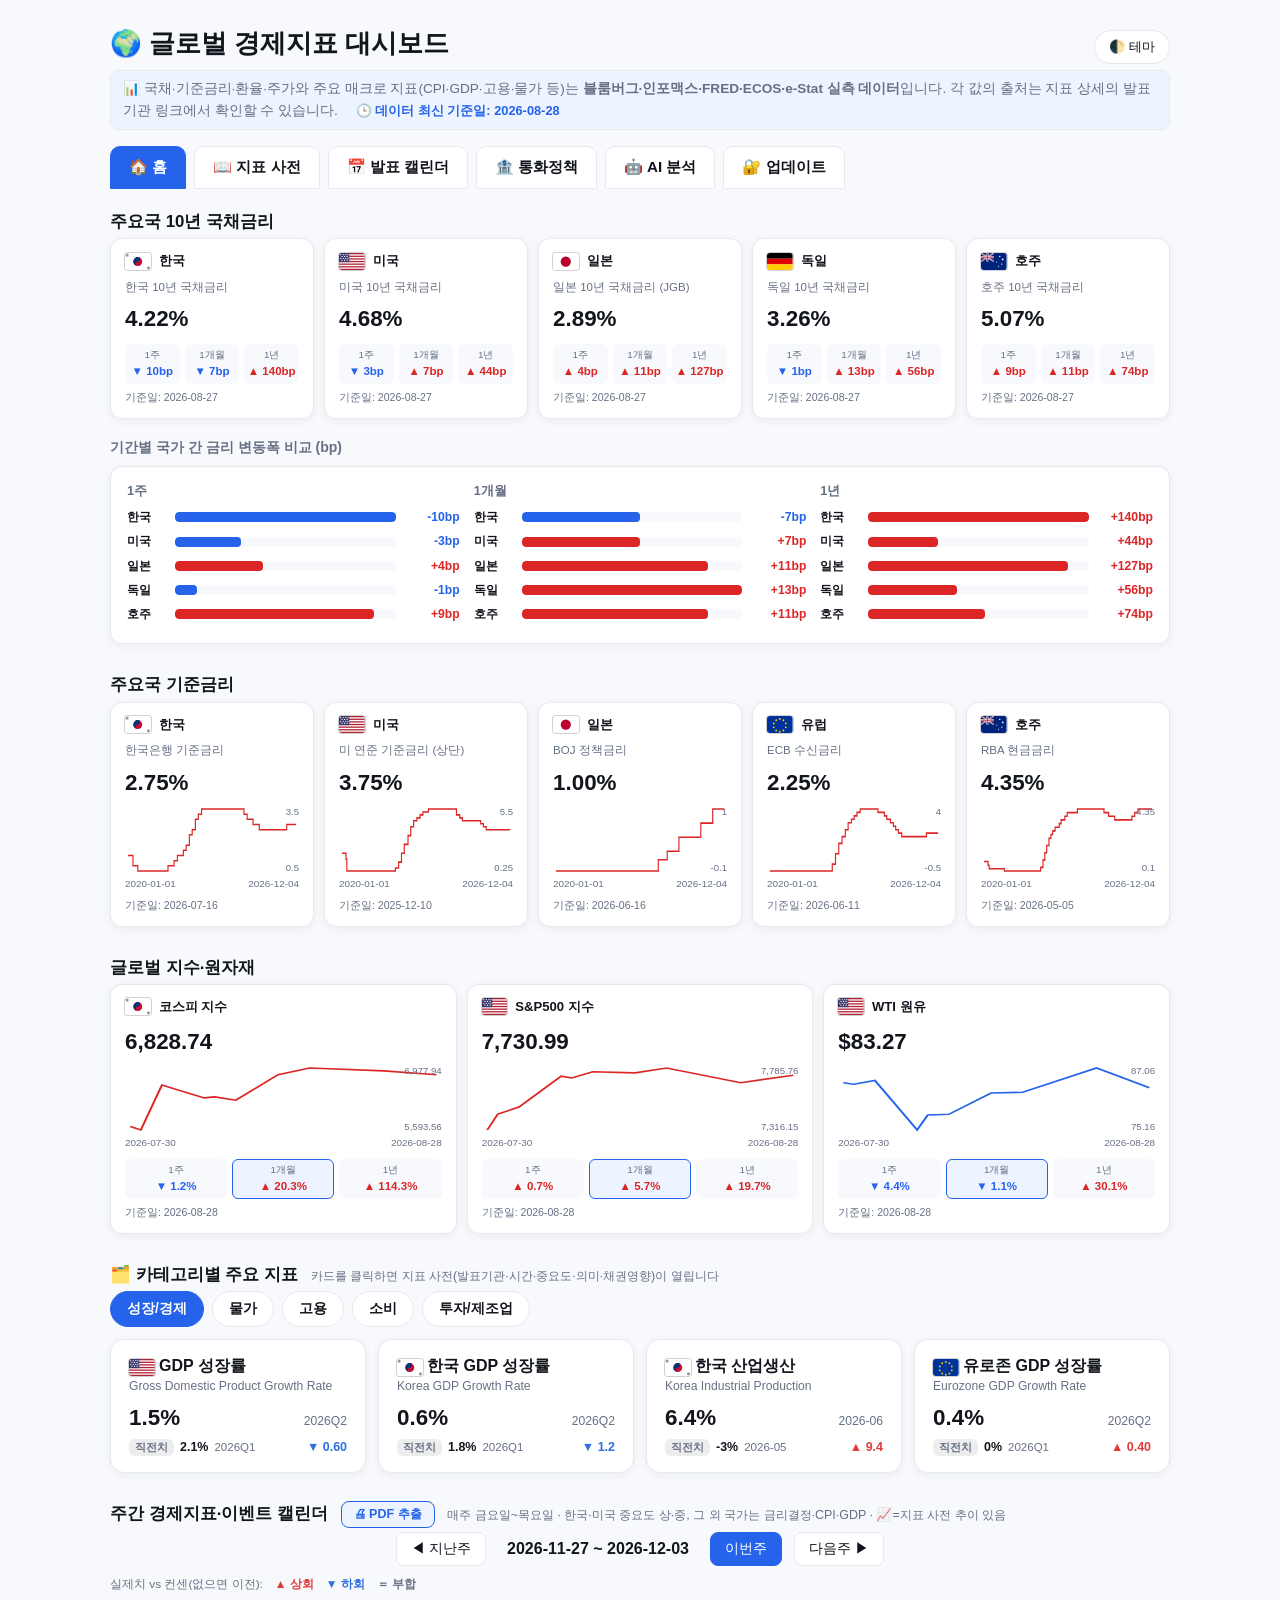
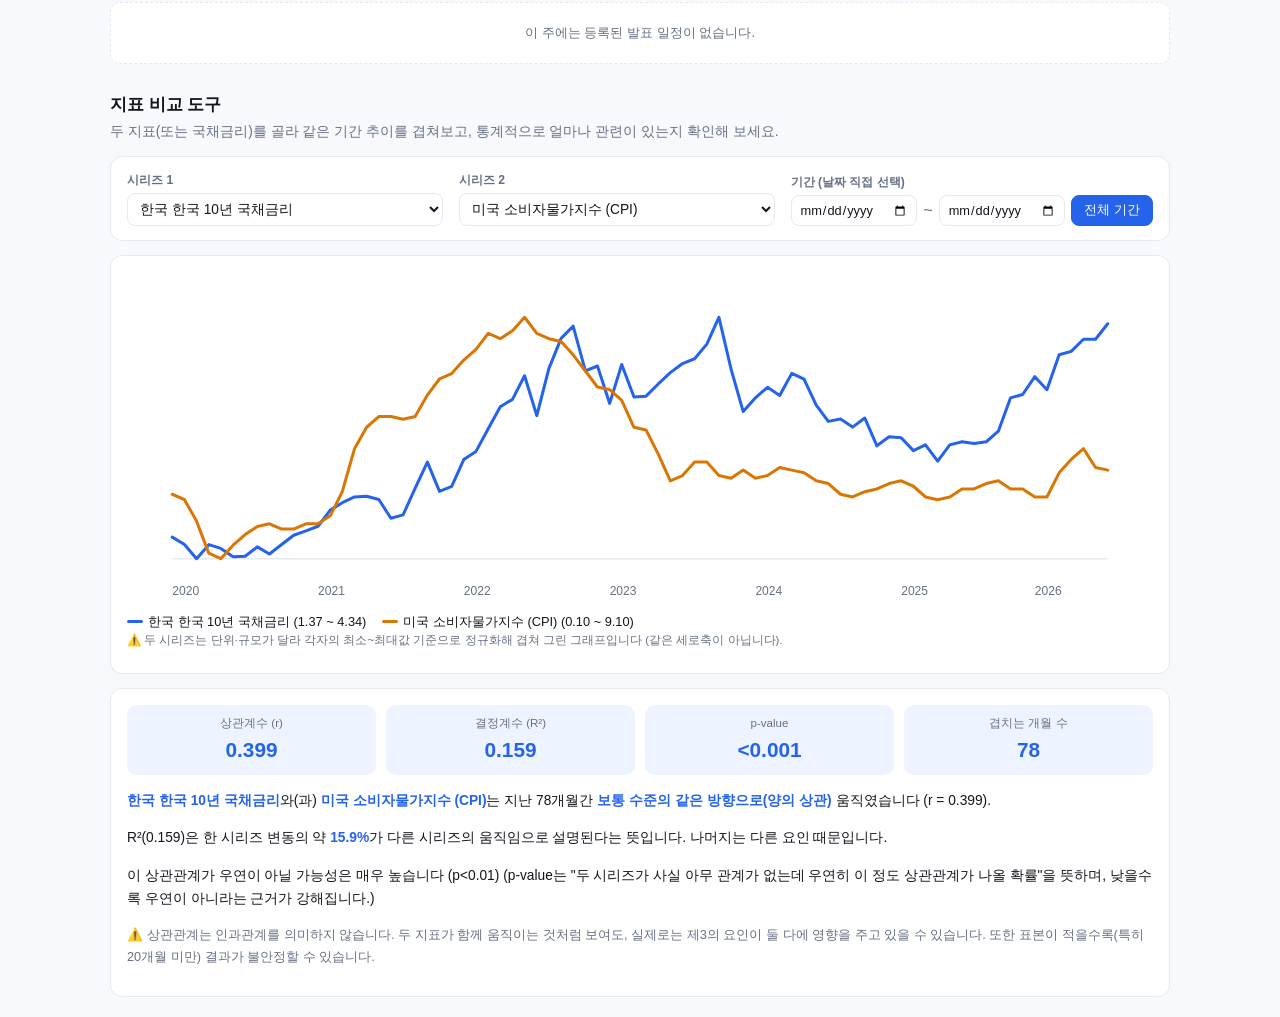
<file: index.html>
<!DOCTYPE html>
<html lang="ko">
<head>
<meta charset="UTF-8" />
<meta name="viewport" content="width=device-width, initial-scale=1.0" />
<title>글로벌 경제지표 대시보드</title>
<link rel="stylesheet" href="style.css" />
</head>
<body>

  <header class="app-header">
    <div class="app-header-top">
      <h1>🌍 글로벌 경제지표 대시보드</h1>
      <button id="themeToggleBtn" class="theme-toggle-btn" title="라이트/다크 테마 전환">🌓 테마</button>
    </div>
    <p class="notice">
      📊 국채·기준금리·환율·주가와 주요 매크로 지표(CPI·GDP·고용·물가 등)는 <strong>블룸버그·인포맥스·FRED·ECOS·e-Stat 실측 데이터</strong>입니다.
      각 값의 출처는 지표 상세의 발표기관 링크에서 확인할 수 있습니다. <strong id="dataAsOf" class="notice-asof"></strong>
    </p>
  </header>

  <nav class="view-tabs">
    <button class="view-tab-btn active" data-view="home">🏠 홈</button>
    <button class="view-tab-btn" data-view="dictionary">📖 지표 사전</button>
    <button class="view-tab-btn" data-view="calendar">📅 발표 캘린더</button>
    <button class="view-tab-btn" data-view="monetary">🏦 통화정책</button>
    <button class="view-tab-btn" data-view="ai">🤖 AI 분석</button>
    <button class="view-tab-btn" data-view="update">🔐 업데이트</button>
  </nav>

  <div class="category-filter" id="categoryFilter">
    <!-- app.js가 카테고리 버튼을 여기 렌더링 -->
  </div>

  <main>
    <!-- 홈 화면: 국채금리 현황판 + 지표 비교 도구 -->
    <section id="view-home" class="view-panel active">
      <h3 class="home-section-title">주요국 10년 국채금리</h3>
      <div class="bond-card-grid" id="bondCardGrid">
        <!-- app.js가 국채금리 카드를 여기 렌더링 -->
      </div>

      <h4 class="home-section-subtitle">기간별 국가 간 금리 변동폭 비교 (bp)</h4>
      <div class="bond-compare-chart" id="bondCompareChart">
        <!-- app.js가 1주/1개월/1년 변동폭 비교 막대를 여기 렌더링 -->
      </div>

      <h3 class="home-section-title">주요국 기준금리</h3>
      <div class="bond-card-grid" id="policyRateCardGrid">
        <!-- app.js가 기준금리 카드를 여기 렌더링 -->
      </div>

      <h3 class="home-section-title">글로벌 지수·원자재</h3>
      <div class="bond-card-grid" id="assetCardGrid">
        <!-- app.js가 코스피/S&P500/WTI 카드를 여기 렌더링 -->
      </div>

      <h3 class="home-section-title">🗂️ 카테고리별 주요 지표 <span class="home-section-hint">카드를 클릭하면 지표 사전(발표기관·시간·중요도·의미·채권영향)이 열립니다</span></h3>
      <div class="key-category-tabs" id="keyCategoryTabs">
        <!-- app.js가 카테고리 탭을 여기 렌더링 -->
      </div>
      <div class="key-indicator-grid" id="keyIndicatorGrid">
        <!-- app.js가 선택된 카테고리의 지표 카드를 여기 렌더링 -->
      </div>

      <h3 class="home-section-title">주간 경제지표·이벤트 캘린더
        <button id="weekPdfBtn" class="week-pdf-btn" title="지난주·이번주·다음주를 A4 가로 3단으로 인쇄/PDF 저장">🖨 PDF 추출</button>
        <span class="home-section-hint">매주 금요일~목요일 · 한국·미국 중요도 상·중, 그 외 국가는 금리결정·CPI·GDP · 📈=지표 사전 추이 있음</span></h3>
      <div class="home-week-nav">
        <button class="home-week-btn" data-offset="-1">◀ 지난주</button>
        <span id="homeWeekLabel" class="week-range-label"></span>
        <button class="home-week-btn active" data-offset="0">이번주</button>
        <button class="home-week-btn" data-offset="1">다음주 ▶</button>
      </div>
      <div class="home-week-legend">
        실제치 vs 컨센(없으면 이전):
        <span class="lg-up"><b>▲ 상회</b></span>
        <span class="lg-down"><b>▼ 하회</b></span>
        <span class="lg-flat"><b>＝ 부합</b></span>
      </div>
      <div id="homeWeekList" class="home-week-list"></div>

      <h3 class="home-section-title">지표 비교 도구</h3>
      <p class="home-section-desc">두 지표(또는 국채금리)를 골라 같은 기간 추이를 겹쳐보고, 통계적으로 얼마나 관련이 있는지 확인해 보세요.</p>
      <div class="compare-controls">
        <div class="compare-picker">
          <label for="compareSeriesA">시리즈 1</label>
          <select id="compareSeriesA"></select>
        </div>
        <div class="compare-picker">
          <label for="compareSeriesB">시리즈 2</label>
          <select id="compareSeriesB"></select>
        </div>
        <div class="compare-range">
          <label>기간 (날짜 직접 선택)</label>
          <div class="compare-date-inputs">
            <input type="date" id="compareStartDate" />
            <span>~</span>
            <input type="date" id="compareEndDate" />
            <button class="range-btn active" data-range="all">전체 기간</button>
          </div>
        </div>
      </div>
      <div id="compareChartContainer" class="compare-chart-container"></div>
      <div id="compareStatsContainer" class="compare-stats-container"></div>
    </section>

    <!-- 지표 사전 화면 -->
    <section id="view-dictionary" class="view-panel">
      <div class="indicator-grid" id="indicatorGrid">
        <!-- app.js가 지표 카드를 여기 렌더링 -->
      </div>
    </section>

    <!-- 캘린더 화면 -->
    <section id="view-calendar" class="view-panel">
      <div class="calendar-nav">
        <button id="prevMonthBtn">◀ 이전달</button>
        <span id="monthLabel" class="week-range-label"></span>
        <button id="thisMonthBtn">이번달</button>
        <button id="nextMonthBtn">다음달 ▶</button>
      </div>
      <div class="calendar-legend">
        <span class="event-status-badge status-past">완료</span> 이미 발표됨 &nbsp;
        <span class="event-status-badge status-today">오늘</span> 오늘 발표 &nbsp;
        <span class="event-status-badge status-upcoming">예정</span> 발표 예정
      </div>
      <div class="importance-filter" id="importanceFilter">
        <span class="importance-filter-label">중요도</span>
        <button class="imp-filter-btn active" data-imp="전체">전체</button>
        <button class="imp-filter-btn" data-imp="상">★★★ 상</button>
        <button class="imp-filter-btn" data-imp="중">★★ 중</button>
        <button class="imp-filter-btn" data-imp="하">★ 하</button>
      </div>
      <div class="calendar-grid" id="calendarGrid">
        <!-- app.js가 한 달치 날짜 칸을 여기 렌더링 -->
      </div>
    </section>

    <!-- 통화정책 화면: 국가별 중앙은행 금리 추이 + 시장 전망 -->
    <section id="view-monetary" class="view-panel">
      <p class="monetary-intro">각국 중앙은행의 기준금리가 과거부터 지금까지 어떻게 변해왔고, 시장은 앞으로 어떻게 움직일 것으로 보는지 한눈에 정리했습니다. 카드를 클릭하면 의사록 공개일 등 상세 정보로 이동합니다.</p>
      <div class="monetary-grid" id="monetaryGrid">
        <!-- app.js가 국가별 통화정책 카드를 여기 렌더링 -->
      </div>
    </section>

    <!-- AI 분석 화면: 사용자가 자기 API 키로 대시보드 데이터를 LLM에게 질문 -->
    <section id="view-ai" class="view-panel">
      <h3 class="home-section-title">🤖 AI 경제 분석</h3>
      <p class="home-section-desc">
        대시보드의 실측 데이터(국채·기준금리·환율·물가·고용 등)를 핵심 근거로, AI가 자체 경제 지식·추론을 결합해 <strong>심층 분석</strong>해 드립니다.
        질문과 관련된 전체 시계열을 모델에 전달하고, 두 지표를 비교하는 질문이면 <strong>상관계수와 비교차트</strong>를 함께 계산해 보여줍니다.
        (Gemini는 구글 검색으로 최신 웹 정보까지 결합합니다.)
      </p>

      <div class="ai-config">
        <div class="ai-field">
          <label>AI 제공사</label>
          <select id="aiProvider">
            <option value="claude">Claude (Anthropic)</option>
            <option value="gemini">Gemini (Google)</option>
            <option value="openai">ChatGPT (OpenAI)</option>
          </select>
        </div>
        <div class="ai-field">
          <label>모델 <span class="ai-hint">구독한 모델을 고르거나 직접 입력</span></label>
          <select id="aiModelSelect"></select>
          <input type="text" id="aiModel" placeholder="모델명 직접 입력 (예: claude-3-5-sonnet-latest)" hidden />
        </div>
        <div class="ai-field ai-field-key">
          <label>API 키 <span class="ai-hint">이 브라우저에만 저장되고 해당 AI사로만 전송됩니다</span></label>
          <div class="ai-key-row">
            <input type="password" id="aiKey" placeholder="sk-... / AIza... 등" autocomplete="off" />
            <button type="button" id="aiKeyToggle" class="ai-key-toggle" title="표시/숨김">👁</button>
          </div>
        </div>
      </div>

      <div class="ai-question-box">
        <label for="aiQuestion">질문</label>
        <textarea id="aiQuestion" rows="3" placeholder="예: 최근 미국과 한국의 10년 국채금리 차이가 환율에 어떤 영향을 줄까? / 지금 물가·고용 데이터로 보면 연준이 인상할 근거가 있어?"></textarea>
        <div class="ai-suggestions" id="aiSuggestions">
          <span class="ai-sugg-label">추천 질문</span>
        </div>
        <div class="ai-actions">
          <button id="aiSubmit" class="ai-submit">분석 요청</button>
          <button id="aiReset" class="ai-reset" hidden>🗑 새 대화</button>
          <span id="aiStatus" class="ai-status"></span>
        </div>
        <p class="ai-followup-hint">답변 후 이어서 질문하면 대화가 계속 이어집니다. 새로 시작하려면 "새 대화"를 누르세요.</p>
      </div>

      <div id="aiConversation" class="ai-conversation"></div>
      <details class="ai-context-details" hidden id="aiContextWrap">
        <summary>AI에게 전달된 데이터 보기</summary>
        <pre id="aiContext" class="ai-context"></pre>
      </details>

      <p class="ai-disclaimer">
        ⚠️ AI 답변은 참고용이며 오류가 있을 수 있습니다. API 키는 각 AI 제공사와의 통신에만 쓰이며 이 사이트 서버로는 전송되지 않습니다(서버가 없는 정적 페이지). 사용료는 본인 API 키 기준으로 청구됩니다.
      </p>
    </section>

    <!-- 데이터 업데이트 화면: 비밀번호 → 파일 업로드 → GitHub 자동 반영 -->
    <section id="view-update" class="view-panel">
      <h3 class="home-section-title">🔐 데이터 업데이트</h3>
      <p class="home-section-desc">
        회의 자료용 대시보드를 담당자가 없어도 갱신할 수 있습니다. 비밀번호를 입력해 잠금을 풀고,
        평소 쓰던 엑셀 파일을 그대로 올리면 <strong>GitHub이 자동으로 처리·배포</strong>합니다(약 1~2분).
      </p>

      <!-- 잠금 화면 -->
      <div id="updateLock" class="update-lock">
        <div class="update-lock-box">
          <label for="updatePw">비밀번호</label>
          <div class="ai-key-row">
            <input type="password" id="updatePw" placeholder="비밀번호 입력" autocomplete="off" />
            <button type="button" id="updatePwToggle" class="ai-key-toggle" title="표시/숨김">👁</button>
          </div>
          <button id="updateUnlock" class="ai-submit">잠금 해제</button>
          <span id="updateLockMsg" class="ai-status"></span>
          <details class="update-setup" id="updateSetup">
            <summary>⚙️ 최초 설정 (관리자만 · 팀 전체에 한 번만)</summary>
            <p class="update-setup-desc">
              GitHub 쓰기 토큰을 <strong>비밀번호로 암호화해 사이트에 저장</strong>합니다. 한 번만 하면
              이후 <strong>어느 PC에서나 이 비밀번호만으로</strong> 업데이트할 수 있습니다. 토큰 원문은
              소스·서버에 남지 않으며(암호화된 형태만 저장), 이 브라우저에도 저장하지 않습니다.
              공개 사이트이므로 보안은 비밀번호의 세기·비밀유지에 달려 있습니다(유출 의심 시 GitHub에서 토큰 재발급).
            </p>
            <label for="updateTokenInput">GitHub 토큰 <span class="ai-hint">Fine-grained · 이 저장소 Contents 읽기/쓰기</span></label>
            <div class="ai-key-row">
              <input type="password" id="updateTokenInput" placeholder="github_pat_..." autocomplete="off" />
              <button type="button" id="updateTokenToggle" class="ai-key-toggle" title="표시/숨김">👁</button>
            </div>
            <label for="updateSetPw">팀 공용 비밀번호</label>
            <input type="password" id="updateSetPw" placeholder="동료와 공유할 비밀번호" autocomplete="off" />
            <button id="updateSaveSetup" class="ai-submit">암호화해서 사이트에 저장</button>
            <span id="updateSetupMsg" class="ai-status"></span>
          </details>
        </div>
      </div>

      <!-- 업로드 화면 (잠금 해제 후) -->
      <div id="updatePanel" class="update-panel" hidden>
        <div class="update-topbar">
          <span id="updateTokenState" class="update-token-state"></span>
          <button id="updateLockBtn" class="ai-reset">🔒 잠그기</button>
        </div>
        <p class="update-setup-desc">이 창에서만 인증이 유지됩니다(탭을 닫으면 다시 비밀번호 필요). 어느 PC에서나 같은 비밀번호로 열 수 있습니다.</p>

        <div class="update-cards">
          <div class="update-card" data-kind="calendar">
            <div class="update-card-head">📅 경제 캘린더 <span class="update-card-file">calendar 엑셀</span></div>
            <p class="update-card-desc">인베스팅닷컴류 캘린더 엑셀(.xlsx). 8월 등 발표값·일정 갱신.</p>
            <label class="update-drop" data-kind="calendar">
              <input type="file" class="update-file" accept=".xlsx" data-kind="calendar" hidden />
              <span class="update-drop-text">파일을 여기로 끌어다 놓거나 클릭해서 선택</span>
            </label>
            <button class="update-send ai-submit" data-kind="calendar" disabled>업로드 · 반영</button>
            <div class="update-log" data-kind="calendar"></div>
          </div>

          <div class="update-card" data-kind="info_daily">
            <div class="update-card-head">📈 인포맥스 일별 <span class="update-card-file">info_daily 엑셀</span></div>
            <p class="update-card-desc">일별 금리·환율 시계열(.xlsx). 최신 영업일 추가 + 블룸버그 교차검증.</p>
            <label class="update-drop" data-kind="info_daily">
              <input type="file" class="update-file" accept=".xlsx" data-kind="info_daily" hidden />
              <span class="update-drop-text">파일을 여기로 끌어다 놓거나 클릭해서 선택</span>
            </label>
            <button class="update-send ai-submit" data-kind="info_daily" disabled>업로드 · 반영</button>
            <div class="update-log" data-kind="info_daily"></div>
          </div>

          <div class="update-card" data-kind="bloomberg">
            <div class="update-card-head">🏦 블룸버그 매크로 <span class="update-card-file">bb_data 엑셀</span></div>
            <p class="update-card-desc">블룸버그 매크로/시장 데이터(.xlsx). 최신값만 이어붙임(이력 보존).</p>
            <label class="update-drop" data-kind="bloomberg">
              <input type="file" class="update-file" accept=".xlsx" data-kind="bloomberg" hidden />
              <span class="update-drop-text">파일을 여기로 끌어다 놓거나 클릭해서 선택</span>
            </label>
            <button class="update-send ai-submit" data-kind="bloomberg" disabled>업로드 · 반영</button>
            <div class="update-log" data-kind="bloomberg"></div>
          </div>

          <div class="update-card" data-kind="cme">
            <div class="update-card-head">🎯 CME FedWatch <span class="update-card-file">숫자 입력</span></div>
            <p class="update-card-desc">FedWatch 화면의 숫자를 그대로 입력하세요(파일 아님).</p>
            <div class="update-cme-form">
              <label>회의일 <input type="date" id="cmeMeetingDate" /></label>
              <label>기준시각(as of) <input type="text" id="cmeAsOf" placeholder="예: 2026-08-07 07:00:55 (CT)" /></label>
              <label>동결 % <input type="number" id="cmeHold" step="0.1" min="0" max="100" placeholder="NO CHANGE" /></label>
              <label>인상 % <input type="number" id="cmeHike" step="0.1" min="0" max="100" placeholder="HIKE" /></label>
              <label>인하 % <input type="number" id="cmeCut" step="0.1" min="0" max="100" placeholder="EASE" /></label>
            </div>
            <button class="update-send ai-submit" data-kind="cme">업로드 · 반영</button>
            <div class="update-log" data-kind="cme"></div>
          </div>
        </div>

        <p class="ai-disclaimer">
          ⚠️ 올린 파일은 자동으로 검증·반영된 뒤 약 1~2분이면 사이트에 나타납니다(새로고침해서 확인).
          원본 파일은 처리 후 자동으로 삭제됩니다. 3개를 다 올려도 되고, 바뀐 것만 올려도 됩니다.
        </p>
      </div>
    </section>
  </main>

  <!-- 지표 상세 모달 -->
  <div id="detailModal" class="modal-overlay">
    <div class="modal-box">
      <button id="modalCloseBtn" class="modal-close">✕</button>
      <div id="modalContent"><!-- app.js가 상세 내용을 여기 렌더링 --></div>
    </div>
  </div>

  <script src="data.js"></script>
  <script src="rate-data.js"></script>
  <script src="bloomberg-data.js"></script>
  <script src="update-config.js"></script>
  <script src="app.js"></script>
</body>
</html>
</file>
<file: style.css>
/* ============================================================
   기본 변수 (라이트/다크 모드 모두 고려)
   ============================================================ */
:root {
  --bg: #ffffff;
  --bg-card: #ffffff;
  --bg-alt: #f7f9fc;
  --text: #12161c;
  --text-muted: #667085;
  --border: #e6e9f0;
  --accent: #2563eb;
  --accent-bg: #eef4ff;
  --modal-overlay: rgba(15, 23, 42, 0.45);
  --shadow: 0 2px 8px rgba(30, 41, 59, 0.06);

  --importance-high: #dc2626;
  --importance-mid: #d97706;
  --importance-low: #6b7280;
}

:root[data-theme="light"] {
  --bg: #ffffff;
  --bg-card: #ffffff;
  --bg-alt: #f7f9fc;
  --text: #12161c;
  --text-muted: #667085;
  --border: #e6e9f0;
  --accent: #2563eb;
  --accent-bg: #eef4ff;
  --modal-overlay: rgba(15, 23, 42, 0.45);
  --shadow: 0 2px 8px rgba(30, 41, 59, 0.06);
}

@media (prefers-color-scheme: dark) {
  :root {
    --bg: #16181c;
    --bg-card: #1f2227;
    --bg-alt: #1a1d22;
    --text: #eceef1;
    --text-muted: #9aa1ab;
    --border: #30343b;
    --accent: #5b9bff;
    --accent-bg: #1c2c4d;
    --modal-overlay: rgba(0, 0, 0, 0.7);
    --shadow: 0 1px 3px rgba(0, 0, 0, 0.4);
  }
}

:root[data-theme="dark"] {
  --bg: #16181c;
  --bg-card: #1f2227;
  --bg-alt: #1a1d22;
  --text: #eceef1;
  --text-muted: #9aa1ab;
  --border: #30343b;
  --accent: #5b9bff;
  --accent-bg: #1c2c4d;
  --modal-overlay: rgba(0, 0, 0, 0.7);
  --shadow: 0 1px 3px rgba(0, 0, 0, 0.4);
}

* { box-sizing: border-box; }

body {
  margin: 0;
  font-family: "Pretendard", "Apple SD Gothic Neo", "Malgun Gothic", -apple-system, BlinkMacSystemFont, sans-serif;
  background: var(--bg-alt);
  color: var(--text);
  line-height: 1.5;
}

/* ============================================================
   헤더
   ============================================================ */
.app-header {
  padding: 24px 20px 16px;
  max-width: 1100px;
  margin: 0 auto;
}
.app-header-top {
  display: flex;
  align-items: center;
  justify-content: space-between;
  gap: 12px;
}
.app-header h1 {
  margin: 0 0 8px;
  font-size: 1.6rem;
}
.theme-toggle-btn {
  flex-shrink: 0;
  padding: 7px 14px;
  border-radius: 999px;
  border: 1px solid var(--border);
  background: var(--bg-card);
  color: var(--text);
  font-size: 0.82rem;
  cursor: pointer;
}
.theme-toggle-btn:hover {
  border-color: var(--accent);
  color: var(--accent);
}
.app-header .notice {
  font-size: 0.85rem;
  color: var(--text-muted);
  background: var(--accent-bg);
  border: 1px solid var(--border);
  padding: 8px 12px;
  border-radius: 8px;
  margin: 0;
}
.app-header .notice code {
  background: rgba(127, 127, 127, 0.2);
  padding: 1px 5px;
  border-radius: 4px;
}

/* ============================================================
   탭 (지표 사전 / 캘린더)
   ============================================================ */
.view-tabs {
  max-width: 1100px;
  margin: 0 auto;
  padding: 0 20px;
  display: flex;
  gap: 8px;
}
.view-tab-btn {
  padding: 10px 18px;
  border: 1px solid var(--border);
  background: var(--bg-card);
  color: var(--text);
  border-radius: 10px 10px 0 0;
  cursor: pointer;
  font-size: 0.95rem;
  font-weight: 600;
}
.view-tab-btn.active {
  background: var(--accent);
  color: #fff;
  border-color: var(--accent);
}

/* ============================================================
   카테고리 필터
   ============================================================ */
.category-filter {
  max-width: 1100px;
  margin: 0 auto;
  padding: 14px 20px;
  display: flex;
  flex-wrap: wrap;
  gap: 8px;
  border-bottom: 1px solid var(--border);
}
.category-btn {
  padding: 6px 14px;
  border-radius: 999px;
  border: 1px solid var(--border);
  background: var(--bg-card);
  color: var(--text);
  cursor: pointer;
  font-size: 0.85rem;
}
.category-btn.active {
  background: var(--accent);
  border-color: var(--accent);
  color: #fff;
}
.cat-dot {
  display: inline-block;
  width: 8px;
  height: 8px;
  border-radius: 50%;
  margin-right: 5px;
  vertical-align: middle;
}

main {
  max-width: 1100px;
  margin: 0 auto;
  padding: 20px;
}

.view-panel { display: none; }
.view-panel.active { display: block; }

/* ============================================================
   지표 사전 - 한 줄씩 나열되는 목록
   ============================================================ */
.indicator-grid {
  display: flex;
  flex-direction: column;
  gap: 6px;
}
.indicator-row {
  display: flex;
  align-items: center;
  gap: 12px;
  background: var(--bg-card);
  border: 1px solid var(--border);
  border-radius: 10px;
  padding: 10px 14px;
  cursor: pointer;
  transition: border-color 0.1s ease, background 0.1s ease;
}
.indicator-row:hover {
  border-color: var(--accent);
  background: var(--accent-bg);
}
.indicator-row .row-flag {
  flex-shrink: 0;
  width: 1.6rem;
}
.indicator-row .badge-category {
  flex-shrink: 0;
  min-width: 64px;
  text-align: center;
  white-space: nowrap;
}
.indicator-row .badge-importance-star {
  flex-shrink: 0;
  min-width: 54px;
  text-align: center;
}
.indicator-row .row-main {
  flex: 1;
  min-width: 0;
  display: flex;
  align-items: baseline;
  gap: 8px;
  flex-wrap: wrap;
}
.indicator-row .row-name {
  font-weight: 600;
  font-size: 0.95rem;
}
.indicator-row .row-sub {
  font-size: 0.78rem;
  color: var(--text-muted);
}
@media (max-width: 700px) {
  .indicator-row { flex-wrap: wrap; }
  .indicator-row .row-main { order: 3; width: 100%; }
}

.flag-icon {
  display: inline-block;
  vertical-align: middle;
  line-height: 0;
}
.flag-icon svg {
  width: 1.6rem;
  height: auto;
  border-radius: 3px;
  box-shadow: 0 0 0 1px rgba(0, 0, 0, 0.18);
  display: block;
}
.info-table .flag-icon svg {
  width: 1.3rem;
}

.badge {
  display: inline-block;
  font-size: 0.72rem;
  font-weight: 600;
  padding: 3px 9px;
  border-radius: 999px;
  white-space: nowrap;
}
.badge-category { background: var(--accent-bg); color: var(--accent); }
.badge-importance-star {
  background: rgba(217, 119, 6, 0.12);
  color: #d97706;
  font-size: 0.8rem;
  white-space: nowrap;
}

.no-result {
  color: var(--text-muted);
  padding: 40px 0;
  text-align: center;
}

/* ============================================================
   캘린더
   ============================================================ */
.calendar-nav {
  display: flex;
  align-items: center;
  justify-content: center;
  gap: 14px;
  margin-bottom: 16px;
}
.calendar-nav button {
  padding: 8px 14px;
  border-radius: 8px;
  border: 1px solid var(--border);
  background: var(--bg-card);
  color: var(--text);
  cursor: pointer;
  font-size: 0.88rem;
}
.calendar-nav button:hover { border-color: var(--accent); }
.week-range-label {
  font-weight: 700;
  min-width: 200px;
  text-align: center;
}

.importance-filter {
  display: flex;
  align-items: center;
  flex-wrap: wrap;
  gap: 6px;
  margin: 10px 0 14px;
}
.importance-filter-label {
  font-size: 0.8rem;
  font-weight: 600;
  color: var(--text-muted);
  margin-right: 2px;
}
.imp-filter-btn {
  padding: 4px 12px;
  border: 1px solid var(--border);
  border-radius: 999px;
  background: var(--bg-card);
  color: var(--text);
  font-size: 0.8rem;
  cursor: pointer;
  transition: background 0.15s, border-color 0.15s;
}
.imp-filter-btn:hover { border-color: var(--accent); }
.imp-filter-btn.active {
  background: var(--accent);
  border-color: var(--accent);
  color: #fff;
}

.calendar-grid {
  display: grid;
  grid-template-columns: repeat(7, 1fr);
  gap: 6px;
}
@media (max-width: 800px) {
  .calendar-grid { grid-template-columns: repeat(7, minmax(0, 1fr)); gap: 4px; }
  .calendar-event { font-size: 0.68rem; }
}

.calendar-weekday-label {
  text-align: center;
  font-size: 0.78rem;
  font-weight: 700;
  color: var(--text-muted);
  padding: 4px 0 8px;
}

.calendar-day {
  background: var(--bg-card);
  border: 1px solid var(--border);
  border-radius: 10px;
  padding: 6px;
  min-height: 92px;
  max-height: 300px;
  overflow-y: auto;
}
.calendar-day.is-outside {
  opacity: 0.4;
}
.calendar-day.is-today {
  border-color: var(--accent);
  box-shadow: 0 0 0 2px var(--accent-bg);
}
.calendar-day .day-label {
  font-size: 0.78rem;
  font-weight: 700;
  color: var(--text-muted);
  margin-bottom: 4px;
}
.calendar-day.is-today .day-label { color: var(--accent); }

.calendar-event {
  display: block;
  width: 100%;
  text-align: left;
  background: transparent;
  border: none;
  border-left: 2px solid var(--importance-low);
  padding: 2px 4px;
  margin-bottom: 3px;
  border-radius: 4px;
  cursor: pointer;
  font-size: 0.68rem;
  line-height: 1.25;
  color: var(--text);
}
.calendar-event:hover { background: var(--accent-bg); }
.calendar-event.importance-상 { border-left-color: var(--importance-high); }
.calendar-event.importance-중 { border-left-color: var(--importance-mid); }
.calendar-event.importance-하 { border-left-color: var(--importance-low); }
.calendar-event .event-time {
  display: block;
  color: var(--text-muted);
  font-size: 0.7rem;
}
.calendar-event .event-country {
  display: inline-flex;
  align-items: center;
  gap: 2px;
  font-size: 0.66rem;
  font-weight: 700;
  color: var(--text-muted);
}
.calendar-event .event-country .flag-icon svg {
  width: 0.9rem;
  box-shadow: 0 0 0 1px rgba(0, 0, 0, 0.15);
}
.calendar-event.status-past {
  opacity: 0.55;
}

.event-status-badge {
  display: inline-block;
  font-size: 0.56rem;
  font-weight: 700;
  padding: 0 4px;
  border-radius: 3px;
  margin-right: 3px;
  vertical-align: middle;
}
.event-status-badge.status-past { background: rgba(107, 114, 128, 0.2); color: var(--text-muted); }
.event-status-badge.status-today { background: var(--accent); color: #fff; }
.event-status-badge.status-upcoming { background: rgba(37, 99, 235, 0.15); color: var(--accent); }

.calendar-legend {
  text-align: center;
  font-size: 0.78rem;
  color: var(--text-muted);
  margin: -6px 0 14px;
}

/* ============================================================
   상세 모달
   ============================================================ */
.modal-overlay {
  display: none;
  position: fixed;
  inset: 0;
  background: var(--modal-overlay);
  align-items: center;
  justify-content: center;
  padding: 20px;
  z-index: 50;
}
.modal-overlay.active { display: flex; }

.modal-box {
  background: var(--bg-card);
  border-radius: 14px;
  max-width: 640px;
  width: 100%;
  max-height: 85vh;
  overflow-y: auto;
  padding: 28px 24px 24px;
  position: relative;
  box-shadow: 0 10px 40px rgba(0, 0, 0, 0.3);
}
.modal-close {
  position: absolute;
  top: 14px;
  right: 14px;
  border: none;
  background: transparent;
  color: var(--text-muted);
  font-size: 1.1rem;
  cursor: pointer;
  padding: 4px 8px;
}
.modal-close:hover { color: var(--text); }

.modal-content h2 { margin: 0 0 2px; font-size: 1.3rem; }
.modal-content .modal-name-en { color: var(--text-muted); font-size: 0.85rem; margin-bottom: 14px; }
.modal-content .modal-badges { display: flex; flex-wrap: wrap; gap: 6px; margin-bottom: 16px; }

.modal-content .info-table {
  width: 100%;
  border-collapse: collapse;
  margin-bottom: 16px;
  font-size: 0.88rem;
}
.modal-content .info-table td {
  padding: 6px 8px;
  border-bottom: 1px solid var(--border);
  vertical-align: top;
}
.modal-content .info-table td.info-label {
  color: var(--text-muted);
  width: 110px;
  white-space: nowrap;
}
.modal-content .info-table a {
  color: var(--accent);
  text-decoration: none;
}
.modal-content .info-table a:hover {
  text-decoration: underline;
}

.modal-content .description-box {
  background: var(--accent-bg);
  border-radius: 10px;
  padding: 12px 14px;
  font-size: 0.9rem;
  margin-bottom: 16px;
}

.modal-content h4 { margin: 0 0 8px; font-size: 0.95rem; }

.history-table {
  width: 100%;
  border-collapse: collapse;
  font-size: 0.85rem;
}
.history-table th, .history-table td {
  border: 1px solid var(--border);
  padding: 6px 8px;
  text-align: center;
}
.history-table th {
  background: var(--accent-bg);
  color: var(--accent);
  font-weight: 700;
}
.upcoming-row td {
  background: var(--accent-bg);
  font-weight: 600;
}
.badge-mini {
  display: inline-block;
  font-size: 0.65rem;
  font-weight: 700;
  padding: 1px 6px;
  border-radius: 999px;
  background: var(--accent);
  color: #fff;
  margin-left: 4px;
}
.outlook-box {
  background: rgba(217, 119, 6, 0.1);
  border: 1px solid rgba(217, 119, 6, 0.3);
  border-radius: 10px;
  padding: 12px 14px;
  font-size: 0.88rem;
  line-height: 1.6;
  margin-bottom: 6px;
}
.outlook-sources {
  font-size: 0.74rem;
  color: var(--text-muted);
  margin-bottom: 16px;
}
.outlook-sources a {
  color: var(--text-muted);
  text-decoration: underline;
}
.outlook-sources a:hover { color: var(--accent); }

.analyst-views {
  display: flex;
  flex-direction: column;
  gap: 8px;
  margin-bottom: 16px;
}
.analyst-view-row {
  border: 1px solid var(--border);
  border-radius: 10px;
  padding: 8px 12px;
  font-size: 0.85rem;
}
.analyst-view-row strong {
  margin-left: 2px;
}
.analyst-view-row p {
  margin: 4px 0 0;
  color: var(--text-muted);
  font-size: 0.82rem;
  line-height: 1.5;
}
.stance-badge {
  display: inline-block;
  font-size: 0.68rem;
  font-weight: 700;
  padding: 2px 8px;
  border-radius: 999px;
}
.stance-badge.stance-hawkish { background: rgba(220, 38, 38, 0.15); color: var(--importance-high); }
.stance-badge.stance-dovish { background: rgba(37, 99, 235, 0.15); color: var(--accent); }
.stance-badge.stance-neutral { background: rgba(107, 114, 128, 0.15); color: var(--importance-low); }

.speech-timeline {
  display: flex;
  flex-direction: column;
  gap: 10px;
  margin-bottom: 16px;
}
.speech-row {
  display: flex;
  gap: 12px;
  border-left: 2px solid var(--border);
  padding-left: 12px;
}
.speech-date {
  flex-shrink: 0;
  width: 78px;
  font-size: 0.76rem;
  color: var(--text-muted);
  font-weight: 600;
}
.speech-body strong {
  font-size: 0.85rem;
}
.speech-body p {
  margin: 3px 0 0;
  font-size: 0.82rem;
  color: var(--text-muted);
  line-height: 1.5;
}

/* ============================================================
   과거 내역 시계열 차트
   ============================================================ */
.chart-disclaimer {
  font-size: 0.72rem;
  color: var(--text-muted);
  margin: 0 0 8px;
}
.history-chart-svg {
  width: 100%;
  height: auto;
  display: block;
}
/* 차트 호버 툴팁 (모든 선그래프 공통) */
.chart-tooltip {
  position: absolute;
  z-index: 30;
  pointer-events: none;
  background: var(--bg-card);
  border: 1px solid var(--border);
  border-radius: 8px;
  padding: 6px 9px;
  font-size: 0.76rem;
  line-height: 1.35;
  color: var(--text);
  box-shadow: 0 4px 16px rgba(0, 0, 0, 0.2);
  white-space: nowrap;
}
.chart-tooltip .ctt-date {
  font-weight: 700;
  font-size: 0.72rem;
  color: var(--text-muted);
  margin-bottom: 3px;
}
.chart-tooltip .ctt-row {
  display: flex;
  align-items: center;
  gap: 6px;
}
.chart-tooltip .ctt-dot {
  width: 8px;
  height: 8px;
  border-radius: 50%;
  display: inline-block;
  flex: none;
}
.chart-tooltip .ctt-label {
  color: var(--text-muted);
  max-width: 180px;
  overflow: hidden;
  text-overflow: ellipsis;
}
.chart-tooltip .ctt-val {
  font-weight: 700;
  margin-left: auto;
  padding-left: 8px;
}
.chart-hover-line {
  stroke: var(--text-muted);
  stroke-width: 1;
  stroke-dasharray: 3 3;
  opacity: 0.55;
}
.chart-hover-dot {
  fill: var(--bg-card);
  stroke-width: 2;
}
.chart-line {
  fill: none;
  stroke: var(--accent);
  stroke-width: 2;
  stroke-linejoin: round;
  stroke-linecap: round;
}
.consensus-dot {
  fill: var(--importance-mid);
  stroke: var(--bg-card);
  stroke-width: 1;
}
.chart-axis-label {
  font-size: 8px;
  fill: var(--text-muted);
}
.chart-gridline {
  stroke: var(--border);
  stroke-width: 1;
}
.chart-legend {
  font-size: 0.75rem;
  color: var(--text-muted);
  margin: 6px 0 18px;
  display: flex;
  align-items: center;
  gap: 5px;
}
.chart-legend .legend-line {
  display: inline-block;
  width: 16px;
  height: 2px;
  background: var(--accent);
}
.chart-legend .legend-dot {
  display: inline-block;
  width: 8px;
  height: 8px;
  border-radius: 50%;
  background: var(--importance-mid);
  margin-left: 10px;
}
.chart-empty {
  font-size: 0.85rem;
  color: var(--text-muted);
  padding: 10px 0;
}

/* ============================================================
   통화정책 탭
   ============================================================ */
.monetary-intro {
  color: var(--text-muted);
  font-size: 0.9rem;
  margin: 0 0 16px;
}
.monetary-grid {
  display: grid;
  grid-template-columns: repeat(auto-fill, minmax(360px, 1fr));
  gap: 16px;
}
.monetary-card {
  background: var(--bg-card);
  border: 1px solid var(--border);
  border-radius: 14px;
  padding: 16px 18px;
  box-shadow: var(--shadow);
}
.monetary-card-head {
  display: flex;
  justify-content: space-between;
  align-items: flex-start;
  margin-bottom: 8px;
}
.monetary-card-title {
  display: flex;
  align-items: center;
  gap: 10px;
}
.monetary-card-title h3 {
  margin: 0;
  font-size: 1.05rem;
}
.monetary-card-sub {
  font-size: 0.76rem;
  color: var(--text-muted);
}
.monetary-current-rate {
  text-align: right;
}
.monetary-current-rate .rate-label {
  font-size: 0.7rem;
  color: var(--text-muted);
}
.monetary-current-rate .rate-value {
  font-size: 1.05rem;
  font-weight: 700;
  color: var(--accent);
}
.monetary-chart {
  margin: 10px 0 6px;
}
.monetary-outlook {
  background: rgba(217, 119, 6, 0.1);
  border: 1px solid rgba(217, 119, 6, 0.3);
  border-radius: 10px;
  padding: 10px 12px;
  font-size: 0.82rem;
  line-height: 1.55;
  margin: 8px 0;
}
.monetary-outlook strong {
  display: block;
  margin-bottom: 4px;
  font-size: 0.78rem;
  color: var(--importance-mid);
}
.monetary-outlook p { margin: 0; }
.monetary-outlook-empty {
  color: var(--text-muted);
  background: transparent;
  border-style: dashed;
}
.monetary-cme {
  background: var(--bg-alt);
  border: 1px solid var(--border);
  border-radius: 10px;
  padding: 10px 12px;
  margin: 8px 0;
}
.monetary-cme strong,
.monetary-dotplot strong {
  display: block;
  margin-bottom: 6px;
  font-size: 0.78rem;
  color: var(--text-muted);
}
.cme-row {
  display: grid;
  grid-template-columns: 1fr 2fr 40px;
  align-items: center;
  gap: 8px;
  font-size: 0.78rem;
  margin-bottom: 4px;
}
.cme-row-track {
  background: var(--bg-card);
  border-radius: 4px;
  height: 9px;
  overflow: hidden;
}
.cme-row-bar {
  height: 100%;
  background: var(--accent);
  border-radius: 4px;
}
.cme-row-pct {
  text-align: right;
  font-weight: 700;
}
.cme-meta {
  font-size: 0.7rem;
  color: var(--text-muted);
  margin-top: 6px;
}
.monetary-dotplot {
  margin: 8px 0;
}
.monetary-dotplot .history-table {
  font-size: 0.78rem;
}
.monetary-card-footer {
  display: flex;
  flex-wrap: wrap;
  align-items: center;
  gap: 8px;
  margin-top: 8px;
}
.monetary-detail-btn {
  border: 1px solid var(--border);
  background: transparent;
  color: var(--accent);
  border-radius: 8px;
  padding: 5px 10px;
  font-size: 0.78rem;
  cursor: pointer;
}
.monetary-detail-btn:hover {
  border-color: var(--accent);
}

/* ============================================================
   홈 탭: 국채금리 현황판 + 지표 비교 도구
   ============================================================ */
.home-section-title {
  margin: 28px 0 4px;
  font-size: 1.05rem;
}
.home-section-title:first-child { margin-top: 0; }
.home-section-desc {
  color: var(--text-muted);
  font-size: 0.86rem;
  margin: 0 0 14px;
}
.home-section-subtitle {
  margin: 18px 0 8px;
  font-size: 0.88rem;
  font-weight: 700;
  color: var(--text-muted);
}

.bond-card-grid {
  display: grid;
  grid-template-columns: repeat(auto-fit, minmax(170px, 1fr));
  gap: 10px;
  margin-bottom: 8px;
}
.bond-card {
  background: var(--bg-card);
  border: 1px solid var(--border);
  border-radius: 12px;
  padding: 12px 14px;
  box-shadow: var(--shadow);
  cursor: pointer;
  transition: transform 0.1s ease, border-color 0.1s ease;
}
.bond-card:hover {
  transform: translateY(-2px);
  border-color: var(--accent);
}
.bond-card-head {
  display: flex;
  align-items: center;
  gap: 8px;
  margin-bottom: 8px;
}
.bond-card-head .bond-country {
  font-size: 0.82rem;
  font-weight: 700;
}
.bond-card .bond-name {
  font-size: 0.72rem;
  color: var(--text-muted);
  margin-bottom: 6px;
}
.bond-card .bond-value {
  font-size: 1.4rem;
  font-weight: 700;
}
.bond-change-grid {
  display: flex;
  gap: 5px;
  margin-top: 8px;
}
.bond-change-item {
  display: flex;
  flex-direction: column;
  align-items: center;
  flex: 1;
  background: var(--bg-alt);
  border-radius: 6px;
  padding: 4px 2px;
  min-width: 0;
}
.bond-change-item .bc-label {
  font-size: 0.62rem;
  color: var(--text-muted);
}
.bond-change-item .bc-value {
  font-size: 0.72rem;
  font-weight: 700;
  white-space: nowrap;
}
.bc-value.up { color: var(--importance-high); }
.bc-value.down { color: #2563eb; }
.bc-value.flat { color: var(--text-muted); font-size: 0.6rem; font-weight: 500; }
.bond-card .bond-asof {
  font-size: 0.66rem;
  color: var(--text-muted);
  margin-top: 6px;
}

.bond-compare-chart {
  display: grid;
  grid-template-columns: repeat(auto-fit, minmax(220px, 1fr));
  gap: 14px;
  background: var(--bg-card);
  border: 1px solid var(--border);
  border-radius: 12px;
  padding: 14px 16px;
  margin-bottom: 8px;
  box-shadow: var(--shadow);
}
.bond-compare-period-label {
  font-size: 0.8rem;
  font-weight: 700;
  color: var(--text-muted);
  margin-bottom: 8px;
}
.bond-compare-row {
  display: grid;
  grid-template-columns: 40px 1fr 56px;
  align-items: center;
  gap: 8px;
  margin-bottom: 6px;
  font-size: 0.76rem;
}
.bcr-country {
  font-weight: 600;
  color: var(--text);
}
.bcr-bar-track {
  background: var(--bg-alt);
  border-radius: 4px;
  height: 10px;
  overflow: hidden;
  position: relative;
}
.bcr-bar {
  height: 100%;
  border-radius: 4px;
}
.bcr-bar.up { background: var(--importance-high); }
.bcr-bar.down { background: #2563eb; }
.bcr-bar.flat { background: var(--text-muted); }
.bcr-value {
  font-weight: 700;
  text-align: right;
  white-space: nowrap;
}
.bcr-value.up { color: var(--importance-high); }
.bcr-value.down { color: #2563eb; }
.bcr-value.flat { color: var(--text-muted); }
.bcr-nodata {
  font-size: 0.68rem;
  color: var(--text-muted);
  padding-left: 4px;
}

.asset-chart-container {
  position: relative;
  margin: 6px 0 2px;
}
.asset-chart-svg {
  width: 100%;
  height: 70px;
  display: block;
}
.asset-chart-line {
  fill: none;
  stroke-width: 1.6;
}
.asset-chart-line.up { stroke: var(--importance-high); }
.asset-chart-line.down { stroke: #2563eb; }
.asset-chart-yaxis {
  position: absolute;
  top: 0;
  right: 0;
  height: 70px;
  display: flex;
  flex-direction: column;
  justify-content: space-between;
  align-items: flex-end;
  font-size: 0.6rem;
  color: var(--text-muted);
  pointer-events: none;
}
.asset-chart-xaxis {
  display: flex;
  justify-content: space-between;
  font-size: 0.62rem;
  color: var(--text-muted);
  margin-top: 2px;
}
.asset-chart-empty {
  font-size: 0.72rem;
  color: var(--text-muted);
  text-align: center;
  padding: 24px 0;
  margin: 6px 0 2px;
  background: var(--bg-alt);
  border-radius: 6px;
}
.asset-period-btn {
  cursor: pointer;
  transition: background 0.1s ease, outline-color 0.1s ease;
  outline: 1.5px solid transparent;
  outline-offset: -1.5px;
}
.asset-period-btn:hover {
  background: var(--accent-bg);
}
.asset-period-btn.active {
  background: var(--accent-bg);
  outline-color: var(--accent);
}

.home-section-hint {
  font-size: 0.78rem;
  font-weight: 400;
  color: var(--text-muted);
  margin-left: 8px;
}

.key-category-tabs {
  display: flex;
  flex-wrap: wrap;
  gap: 8px;
  margin-bottom: 12px;
}
.key-category-tab {
  padding: 8px 16px;
  border-radius: 999px;
  border: 1px solid var(--border);
  background: var(--bg-card);
  color: var(--text);
  cursor: pointer;
  font-size: 0.86rem;
  font-weight: 600;
}
.key-category-tab.active {
  background: var(--accent);
  border-color: var(--accent);
  color: #fff;
}

.key-indicator-grid {
  display: grid;
  grid-template-columns: repeat(auto-fit, minmax(220px, 1fr));
  gap: 12px;
  margin-bottom: 8px;
}
.key-indicator-card {
  background: var(--bg-card);
  border: 1px solid var(--border);
  border-radius: 14px;
  padding: 16px 18px;
  cursor: pointer;
  text-align: left;
  font-family: inherit;
  box-shadow: var(--shadow);
  transition: transform 0.1s ease, border-color 0.1s ease;
}
.key-indicator-card:hover {
  transform: translateY(-2px);
  border-color: var(--accent);
}
.key-indicator-card .ki-name {
  font-weight: 700;
  font-size: 1rem;
  color: var(--text);
}
.key-indicator-card .ki-name-en {
  font-size: 0.76rem;
  color: var(--text-muted);
  margin: 2px 0 12px;
}
.key-indicator-card .ki-value-row {
  display: flex;
  align-items: baseline;
  justify-content: space-between;
}
.key-indicator-card .ki-value {
  font-size: 1.4rem;
  font-weight: 700;
  color: var(--text);
}
.key-indicator-card .ki-period {
  font-size: 0.76rem;
  color: var(--text-muted);
}
.key-indicator-card .ki-prev-row {
  display: flex;
  align-items: baseline;
  gap: 6px;
  margin-top: 8px;
  font-size: 0.78rem;
  color: var(--text-muted);
}
.key-indicator-card .ki-prev-label {
  padding: 1px 6px;
  border-radius: 6px;
  background: rgba(127, 127, 127, 0.14);
  font-size: 0.7rem;
  font-weight: 600;
}
.key-indicator-card .ki-prev-value {
  color: var(--text);
  font-weight: 600;
}
.key-indicator-card .ki-prev-period {
  font-size: 0.72rem;
}
.key-indicator-card .ki-delta {
  margin-left: auto;
  font-weight: 700;
  font-size: 0.78rem;
}
.key-indicator-card .ki-delta-up {
  color: #e23b3b;
}
.key-indicator-card .ki-delta-down {
  color: #2f6fe0;
}
.key-indicator-card .ki-delta-flat {
  color: var(--text-muted);
}
.key-indicator-empty {
  color: var(--text-muted);
  font-size: 0.85rem;
  padding: 20px;
  text-align: center;
  background: var(--bg-card);
  border: 1px dashed var(--border);
  border-radius: 12px;
}

.home-week-nav {
  display: flex;
  align-items: center;
  justify-content: center;
  gap: 12px;
  margin-bottom: 10px;
}
.home-week-btn {
  padding: 7px 14px;
  border-radius: 8px;
  border: 1px solid var(--border);
  background: var(--bg-card);
  color: var(--text);
  cursor: pointer;
  font-size: 0.85rem;
}
.home-week-btn.active {
  background: var(--accent);
  border-color: var(--accent);
  color: #fff;
}
.home-week-list {
  display: flex;
  flex-direction: column;
  gap: 6px;
  margin-bottom: 8px;
}
.home-week-day {
  background: var(--bg-card);
  border: 1px solid var(--border);
  border-radius: 10px;
  padding: 10px 14px;
}
.home-week-day.is-today { border-color: var(--accent); }
.home-week-day-label {
  font-size: 0.78rem;
  font-weight: 700;
  color: var(--text-muted);
  margin-bottom: 6px;
}
.home-week-day.is-today .home-week-day-label { color: var(--accent); }
.home-week-event {
  display: flex;
  align-items: center;
  flex-wrap: wrap;
  gap: 4px 8px;
  width: 100%;
  background: none;
  border: none;
  border-left: 3px solid var(--importance-low);
  padding: 8px 10px;
  margin-bottom: 4px;
  border-radius: 4px;
  cursor: pointer;
  font-size: 0.82rem;
  color: var(--text);
  text-align: left;
  font-family: inherit;
}
.home-week-event:hover { background: var(--accent-bg); }
.home-week-event.importance-상 { border-left-color: var(--importance-high); }
.home-week-event.importance-중 { border-left-color: var(--importance-mid); }
.home-week-event.importance-하 { border-left-color: var(--importance-low); }
.home-week-event .event-time {
  color: var(--text-muted);
  font-size: 0.74rem;
  flex-shrink: 0;
  width: 68px;
}
.home-week-event .event-name {
  flex: 1 1 160px;
  min-width: 140px;
}
.home-week-event .ev-has-chart {
  font-size: 0.72em;
  opacity: 0.55;
  margin-left: 4px;
  vertical-align: middle;
}
.home-week-event .event-values {
  display: flex;
  gap: 20px;
  flex-shrink: 0;
  margin-left: auto;
  align-items: center;
}
/* 실제치 서프라이즈: 컨센(없으면 이전) 대비 상회=빨강▲ / 하회=파랑▼ / 부합=회색＝ */
.home-week-event .ev-item.ev-actual.surprise-up { color: #e23b3b; }
.home-week-event .ev-item.ev-actual.surprise-down { color: #2f6fe0; }
.home-week-event .ev-item.ev-actual.surprise-flat { color: var(--text-muted); }
.home-week-event .ev-item.ev-actual.surprise-up,
.home-week-event .ev-item.ev-actual.surprise-down,
.home-week-event .ev-item.ev-actual.surprise-flat { font-weight: 700; }
.home-week-event .ev-badge-slot {
  width: 76px;
  flex: none;
  display: inline-flex;
  justify-content: flex-end;
}
.home-week-event .ev-surprise {
  font-size: 0.68rem;
  font-weight: 700;
  padding: 1px 6px;
  border-radius: 6px;
  white-space: nowrap;
}
.home-week-event .ev-surprise.surprise-up { color: #e23b3b; background: rgba(226, 59, 59, 0.12); }
.home-week-event .ev-surprise.surprise-down { color: #2f6fe0; background: rgba(47, 111, 224, 0.12); }
.home-week-event .ev-surprise.surprise-flat { color: var(--text-muted); background: rgba(127, 127, 127, 0.14); }
.home-week-legend {
  font-size: 0.74rem;
  color: var(--text-muted);
  margin: 2px 0 8px;
  display: flex;
  gap: 12px;
  flex-wrap: wrap;
}
.home-week-legend b { font-weight: 700; }
.home-week-legend .lg-up { color: #e23b3b; }
.home-week-legend .lg-down { color: #2f6fe0; }
.home-week-legend .lg-flat { color: var(--text-muted); }
.home-week-event .ev-item {
  display: inline-flex;
  font-size: 0.74rem;
  color: var(--text);
  white-space: nowrap;
  width: 118px;
  overflow: hidden;
  text-overflow: ellipsis;
  text-align: left;
}
.home-week-event .ev-label {
  display: inline-block;
  flex-shrink: 0;
  width: 30px;
  color: var(--text-muted);
  margin-right: 5px;
  font-size: 0.68rem;
  text-align: left;
}
.home-week-empty {
  color: var(--text-muted);
  font-size: 0.84rem;
  padding: 20px;
  text-align: center;
  background: var(--bg-card);
  border: 1px dashed var(--border);
  border-radius: 10px;
}

.compare-controls {
  display: flex;
  flex-wrap: wrap;
  gap: 16px;
  align-items: flex-end;
  background: var(--bg-card);
  border: 1px solid var(--border);
  border-radius: 12px;
  padding: 14px 16px;
  margin-bottom: 14px;
}
.compare-picker {
  display: flex;
  flex-direction: column;
  gap: 4px;
  min-width: 220px;
  flex: 1;
}
.compare-picker label {
  font-size: 0.76rem;
  color: var(--text-muted);
  font-weight: 600;
}
.compare-picker select {
  padding: 7px 8px;
  border-radius: 8px;
  border: 1px solid var(--border);
  background: var(--bg);
  color: var(--text);
  font-size: 0.86rem;
}
.compare-range {
  display: flex;
  flex-direction: column;
  gap: 4px;
}
.compare-range label {
  font-size: 0.76rem;
  color: var(--text-muted);
  font-weight: 600;
}
.compare-range-buttons {
  display: flex;
  gap: 4px;
}
.range-btn {
  padding: 6px 12px;
  border-radius: 8px;
  border: 1px solid var(--border);
  background: var(--bg);
  color: var(--text);
  font-size: 0.8rem;
  cursor: pointer;
}
.range-btn.active {
  background: var(--accent);
  border-color: var(--accent);
  color: #fff;
}

.compare-date-inputs {
  display: flex;
  align-items: center;
  gap: 6px;
  color: var(--text-muted);
}
.compare-date-inputs input[type="date"] {
  padding: 6px 8px;
  border-radius: 8px;
  border: 1px solid var(--border);
  background: var(--bg);
  color: var(--text);
  font-size: 0.8rem;
  font-family: inherit;
  color-scheme: light dark;
}

.compare-chart-container {
  background: var(--bg-card);
  border: 1px solid var(--border);
  border-radius: 12px;
  padding: 16px;
  margin-bottom: 14px;
}
.compare-chart-container .chart-empty {
  text-align: center;
  padding: 30px 0;
}
.compare-legend {
  display: flex;
  gap: 16px;
  font-size: 0.8rem;
  margin-top: 8px;
  flex-wrap: wrap;
}
.compare-legend .legend-item {
  display: flex;
  align-items: center;
  gap: 5px;
}
.compare-legend .legend-swatch {
  display: inline-block;
  width: 16px;
  height: 3px;
  border-radius: 2px;
}

.compare-stats-container {
  background: var(--bg-card);
  border: 1px solid var(--border);
  border-radius: 12px;
  padding: 16px;
}
.stats-grid {
  display: grid;
  grid-template-columns: repeat(auto-fit, minmax(140px, 1fr));
  gap: 10px;
  margin-bottom: 14px;
}
.stat-box {
  text-align: center;
  padding: 10px 6px;
  border-radius: 10px;
  background: var(--accent-bg);
}
.stat-box .stat-label {
  font-size: 0.72rem;
  color: var(--text-muted);
}
.stat-box .stat-value {
  font-size: 1.3rem;
  font-weight: 700;
  color: var(--accent);
  margin-top: 2px;
}
.stats-explain {
  font-size: 0.86rem;
  line-height: 1.7;
}
.stats-explain b { color: var(--accent); }
.stats-warning {
  color: var(--importance-mid);
  font-size: 0.86rem;
}

/* ===== AI 분석 탭 ===== */
.ai-config {
  display: grid;
  grid-template-columns: 1fr 1fr;
  gap: 12px;
  margin: 14px 0;
}
.ai-field { display: flex; flex-direction: column; gap: 5px; }
.ai-field-key { grid-column: 1 / -1; }
.ai-field label { font-size: 0.82rem; font-weight: 600; color: var(--text); }
.ai-field .ai-hint { font-weight: 400; color: var(--text-muted); font-size: 0.72rem; margin-left: 4px; }
.ai-field select, .ai-field input, .ai-question-box textarea {
  background: var(--bg-card);
  border: 1px solid var(--border);
  border-radius: 8px;
  padding: 9px 11px;
  color: var(--text);
  font-size: 0.9rem;
  font-family: inherit;
  width: 100%;
}
.ai-key-row { display: flex; gap: 6px; }
.ai-key-row input { flex: 1; }
.ai-key-toggle {
  background: var(--bg-card); border: 1px solid var(--border); border-radius: 8px;
  padding: 0 12px; cursor: pointer; font-size: 1rem;
}
.ai-question-box { margin: 8px 0 14px; display: flex; flex-direction: column; gap: 6px; }
.ai-question-box label { font-size: 0.82rem; font-weight: 600; }
.ai-actions { display: flex; align-items: center; gap: 12px; margin-top: 4px; }
.ai-submit {
  background: var(--accent); color: #fff; border: none; border-radius: 8px;
  padding: 9px 20px; font-size: 0.9rem; font-weight: 600; cursor: pointer;
}
.ai-submit:disabled { opacity: 0.6; cursor: default; }
.ai-status { font-size: 0.85rem; color: var(--text-muted); }
.ai-answer {
  background: var(--bg-card); border: 1px solid var(--border); border-radius: 10px;
  padding: 16px 18px; white-space: pre-wrap; line-height: 1.6; font-size: 0.92rem;
  color: var(--text); margin-bottom: 12px;
}
.ai-context-details { margin-bottom: 12px; }
.ai-context-details summary { cursor: pointer; font-size: 0.82rem; color: var(--text-muted); }
.ai-context {
  background: var(--bg-card); border: 1px solid var(--border); border-radius: 8px;
  padding: 12px; font-size: 0.75rem; white-space: pre-wrap; overflow-x: auto;
  color: var(--text-muted); max-height: 260px; overflow-y: auto; margin-top: 8px;
}
.ai-disclaimer { font-size: 0.76rem; color: var(--text-muted); line-height: 1.5; }
@media (max-width: 640px) { .ai-config { grid-template-columns: 1fr; } }

/* AI 탭 - 계산된 상관관계 + 비교차트 */
.ai-stats {
  background: var(--accent-bg); border: 1px solid var(--border); border-radius: 10px;
  padding: 12px 16px; margin-bottom: 10px; font-size: 0.9rem; color: var(--text);
}
.ai-stats-note { color: var(--text-muted); font-size: 0.78rem; }
.ai-chart {
  background: var(--bg-card); border: 1px solid var(--border); border-radius: 10px;
  padding: 14px; margin-bottom: 12px;
}

/* AI 탭 - 대화형 UI */
.ai-reset {
  background: var(--bg-card); border: 1px solid var(--border); border-radius: 8px;
  padding: 8px 14px; font-size: 0.85rem; cursor: pointer; color: var(--text);
}
.ai-reset:hover { border-color: var(--accent); }
.ai-followup-hint { font-size: 0.76rem; color: var(--text-muted); margin: 8px 0 0; }
.ai-conversation { display: flex; flex-direction: column; gap: 12px; margin: 14px 0; }
.ai-turn { display: flex; }
.ai-turn-user { justify-content: flex-end; }
.ai-turn-ai { justify-content: flex-start; }
.ai-bubble { max-width: 92%; border-radius: 12px; padding: 12px 15px; line-height: 1.6; font-size: 0.92rem; }
.ai-bubble-user {
  background: var(--accent); color: #fff; white-space: pre-wrap; border-bottom-right-radius: 4px;
}
.ai-bubble-ai {
  background: var(--bg-card); border: 1px solid var(--border); color: var(--text);
  border-bottom-left-radius: 4px; width: 100%;
}
.ai-answer-text { white-space: pre-wrap; }
.ai-bubble-ai .ai-stats {
  background: var(--accent-bg); border: 1px solid var(--border); border-radius: 8px;
  padding: 10px 12px; margin-bottom: 10px; font-size: 0.88rem;
}
.ai-bubble-ai .ai-chart {
  background: var(--bg-alt); border: 1px solid var(--border); border-radius: 8px;
  padding: 12px; margin-bottom: 10px;
}

/* AI 탭 - 추천 질문 / 선택지 칩 */
.ai-suggestions { display: flex; flex-wrap: wrap; align-items: center; gap: 6px; margin-top: 8px; }
.ai-sugg-label { font-size: 0.76rem; color: var(--text-muted); font-weight: 600; margin-right: 2px; }
.ai-sugg-chip {
  background: var(--bg-alt); border: 1px solid var(--border); border-radius: 999px;
  padding: 5px 12px; font-size: 0.8rem; color: var(--text); cursor: pointer;
}
.ai-sugg-chip:hover { border-color: var(--accent); color: var(--accent); }
.ai-options { display: flex; flex-wrap: wrap; gap: 8px; margin-top: 12px; }
.ai-options-label { flex-basis: 100%; font-size: 0.8rem; font-weight: 700; color: var(--text-muted); margin-bottom: 2px; }
.ai-option-chip {
  background: var(--accent-bg); border: 1px solid var(--accent); border-radius: 8px;
  padding: 8px 14px; font-size: 0.86rem; color: var(--accent); cursor: pointer; font-weight: 600;
  text-align: left;
}
.ai-option-chip:hover { background: var(--accent); color: #fff; }

/* ── 주간 캘린더 PDF 추출 버튼 ── */
.week-pdf-btn {
  font-family: inherit;
  font-size: 0.78rem;
  font-weight: 700;
  padding: 4px 12px;
  margin-left: 8px;
  border: 1px solid var(--accent);
  border-radius: 8px;
  background: var(--accent-bg);
  color: var(--accent);
  cursor: pointer;
  vertical-align: middle;
}
.week-pdf-btn:hover { background: var(--accent); color: #fff; }

/* 화면에서는 숨김. 인쇄 시에만 A4 가로 3단으로 표시 */
#printCalendar { display: none; }

@media print {
  @page { size: A4 landscape; margin: 7mm; }
  body { background: #fff !important; }
  body > *:not(#printCalendar) { display: none !important; }
  #printCalendar {
    display: block !important;
    color: #000;
    font-size: 8px;
    line-height: 1.25;
    -webkit-print-color-adjust: exact;
    print-color-adjust: exact;
  }
  #printCalendar .pc-title { font-size: 13px; font-weight: 800; text-align: center; margin-bottom: 3mm; }
  #printCalendar .pc-sub { font-size: 8px; font-weight: 500; color: #555; }
  #printCalendar .pc-grid { display: grid; grid-template-columns: 1fr 1fr 1fr; gap: 4mm; }
  #printCalendar .pc-col { break-inside: avoid-column; }
  #printCalendar .pc-col-head { font-size: 10px; font-weight: 800; text-align: center; padding: 2px; background: #1e3a8a; color: #fff; border-radius: 3px; margin-bottom: 2px; }
  /* 지표표: 고정 레이아웃으로 실제/컨센/이전 열이 지표마다 동일하게 정렬 */
  #printCalendar .pc-table { width: 100%; border-collapse: collapse; table-layout: fixed; }
  #printCalendar .pc-table col.c-time { width: 11%; }
  #printCalendar .pc-table col.c-name { width: 37%; }
  #printCalendar .pc-table col.c-num { width: 13.5%; }
  #printCalendar .pc-table col.c-cmp { width: 12%; }
  #printCalendar .pc-table th { font-size: 7px; font-weight: 800; background: #374151; color: #fff; padding: 1px 3px; text-align: right; }
  #printCalendar .pc-table th:nth-child(1), #printCalendar .pc-table th:nth-child(2) { text-align: left; }
  #printCalendar .pc-table th:nth-child(6) { text-align: center; }
  #printCalendar .pc-table td { font-size: 7.5px; padding: 1px 3px; border-bottom: 0.3px solid #e5e7eb; overflow: hidden; white-space: nowrap; text-overflow: ellipsis; }
  #printCalendar .pc-time { color: #666; }
  #printCalendar .pc-num { text-align: right; }
  #printCalendar .pc-cons, #printCalendar .pc-prev { color: #666; }
  #printCalendar .pc-act { font-weight: 800; }
  #printCalendar .pc-act.s-up, #printCalendar .pc-cmp.s-up { color: #dc2626; }
  #printCalendar .pc-act.s-down, #printCalendar .pc-cmp.s-down { color: #2563eb; }
  #printCalendar .pc-cmp { text-align: center; font-weight: 800; }
  #printCalendar .pc-ev.imp-상 .pc-time { border-left: 2px solid #dc2626; padding-left: 3px; }
  #printCalendar .pc-ev.imp-중 .pc-time { border-left: 2px solid #f59e0b; padding-left: 3px; }
  #printCalendar .pc-day-row td { background: #eef1f6; font-weight: 800; font-size: 7.5px; padding: 1px 3px; }
  #printCalendar .pc-day-row.pc-today td { background: #dbeafe; }
  #printCalendar .flag-icon { display: inline-block; width: 11px; height: 7px; vertical-align: middle; }
  #printCalendar .flag-icon svg { width: 11px; height: 7px; }
  #printCalendar .pc-empty { color: #999; padding: 4px; }
}

.notice-asof { display: inline-block; margin-left: 6px; padding: 1px 8px; border-radius: 6px; background: var(--accent-bg); color: var(--accent); font-size: 0.8rem; }

/* ── 🔐 업데이트 탭 ─────────────────────────────────────────────── */
.update-lock { display: flex; justify-content: center; margin-top: 18px; }
.update-lock-box { width: 100%; max-width: 460px; display: flex; flex-direction: column; gap: 10px;
  padding: 22px; border: 1px solid var(--border); border-radius: 12px; background: var(--card-bg); }
.update-lock-box > label { font-weight: 600; font-size: 0.9rem; }
.update-setup { margin-top: 8px; border-top: 1px dashed var(--border); padding-top: 10px; }
.update-setup summary { cursor: pointer; font-size: 0.85rem; color: var(--text-muted); }
.update-setup label { display: block; font-size: 0.82rem; font-weight: 600; margin: 10px 0 4px; }
.update-setup input[type="password"], .update-setup input[type="text"] {
  width: 100%; padding: 8px 10px; border: 1px solid var(--border); border-radius: 8px;
  background: var(--input-bg, var(--card-bg)); color: var(--text); }
.update-setup-desc { font-size: 0.8rem; color: var(--text-muted); line-height: 1.5; margin: 4px 0 6px; }

.update-topbar { display: flex; align-items: center; justify-content: space-between; gap: 10px;
  margin: 6px 0 14px; flex-wrap: wrap; }
.update-token-state { font-size: 0.85rem; }
.update-token-state.s-up { color: var(--up, #128a4a); }
.update-token-state.s-down { color: var(--down, #c0392b); }

.update-cards { display: grid; grid-template-columns: repeat(auto-fit, minmax(280px, 1fr)); gap: 14px; }
.update-card { border: 1px solid var(--border); border-radius: 12px; background: var(--card-bg);
  padding: 16px; display: flex; flex-direction: column; gap: 8px; }
.update-card-head { font-weight: 700; font-size: 1rem; display: flex; align-items: center; gap: 8px; flex-wrap: wrap; }
.update-card-file { font-size: 0.72rem; font-weight: 600; color: var(--accent);
  background: var(--accent-bg); padding: 1px 7px; border-radius: 6px; }
.update-card-desc { font-size: 0.82rem; color: var(--text-muted); line-height: 1.5; margin: 0; }
.update-file { font-size: 0.82rem; }
.update-card .ai-submit { align-self: flex-start; }
.update-log { font-size: 0.82rem; line-height: 1.5; min-height: 1.2em; word-break: break-word; }
.update-log .s-up { color: var(--up, #128a4a); }
.update-log .s-down { color: var(--down, #c0392b); }
.update-log a { color: var(--accent); }

.update-cme-form { display: flex; flex-direction: column; gap: 8px; }
.update-cme-form label { display: flex; flex-direction: column; gap: 3px; font-size: 0.8rem; font-weight: 600; }
.update-cme-form input { padding: 7px 9px; border: 1px solid var(--border); border-radius: 8px;
  background: var(--input-bg, var(--card-bg)); color: var(--text); }

/* 업데이트 탭 드래그앤드롭 존 */
.update-drop { display: flex; align-items: center; justify-content: center; text-align: center;
  min-height: 74px; padding: 12px; border: 2px dashed var(--border); border-radius: 10px;
  background: var(--input-bg, var(--card-bg)); color: var(--text-muted); cursor: pointer;
  font-size: 0.85rem; transition: border-color .15s, background .15s, color .15s; }
.update-drop:hover { border-color: var(--accent); color: var(--text); }
.update-drop.dragover { border-color: var(--accent); background: var(--accent-bg); color: var(--text); }
.update-drop.has-file { border-style: solid; border-color: var(--up, #128a4a);
  color: var(--text); background: var(--card-bg); font-weight: 600; }
.update-drop-text { pointer-events: none; word-break: break-all; }
</file>
